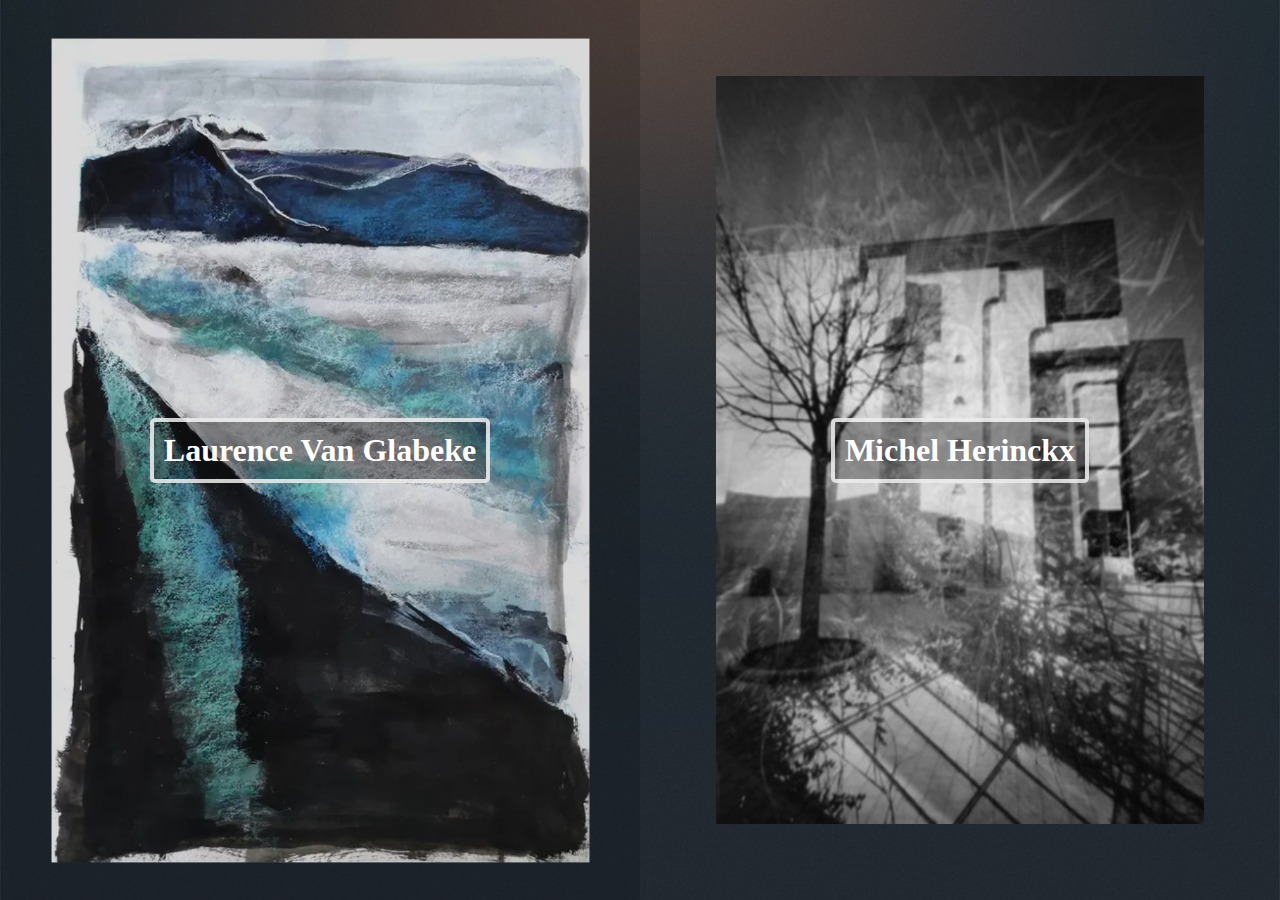
<file: index.html>
<!DOCTYPE html>
<html lang="en">
<head>
    <meta charset="UTF-8">
    <meta name="viewport" content="width=device-width, initial-scale=1.0">
    <title>Split Page with Images</title>
	<link rel="stylesheet" href="assets/css/home.css" />
   
</head>
<body>

    <div class="container">
        <div class="half">
            <img src="images/laurence_home.png" alt="Left Image">
			<div class="Name-container" > 
			<p class="Name-txt" onclick="window.location.href='laurence_index.html'"> Laurence Van Glabeke</p>
		</div>
        </div>
        <div class="half">
			
            <img src="images/michel_home.jpg" alt="Right Image">
				<div class="Name-container"> 
				<p class="Name-txt" onclick="window.location.href='michel_index.html'"> Michel Herinckx</p>
		</div>
        </div>
    </div>

</body>
</html>
</file>
<file: assets/css/home.css>
body {
            margin: 0;
            height: 100vh;
            background-size: cover;
            background-position: center;
            background-repeat: no-repeat;
			background-image: url("../../images/bg3.jpg");
        }

        .container {
            display: flex;
            height: 100vh;
            background: transparent;
        }
        .half {
            width: 50%;
            padding: 2cm;
            box-sizing: border-box;
            position: relative;   /* REQUIRED */
            overflow: hidden;     /* REQUIRED for zoom */
        }

        .half img {
            width: 100%;
            height: 100%;
            object-fit: cover;
            display: block;
			transition: transform 0.8s cubic-bezier(0.25, 0.46, 0.45, 0.94);
            z-index:4;
            /* cursor:pointer;  */
        }
		.half::after {
            content: "";
            position: absolute;
            inset: 0;
            background: rgba(0, 0, 0, 0.15);
            opacity: 0;
            transition: opacity 0.6s ease;
        }

        .half:hover::after {
            opacity: 1;
        }

        .half:hover img {
            transform: scale(1.1);
        }
        .Name-container {
            display: flex;
            justify-content: center; /* horizontal centering */
            align-items: center;     /* vertical centering */
            height: 100%;            /* take full height of parent if needed */
            width: 100%;             /* full width of parent */
            position: absolute;      /* optional, if you want it over the image */
            top: 0;                  /* optional, with absolute */
            left: 0;                 /* optional, with absolute */
            text-align: center;      /* centers multiline text */
            color: rgb(255, 255, 255);            /* optional: makes text visible over image */
            font-size: 1.5rem;       /* optional: adjust as needed */
            z-index : 999;
            font-size: 2em;
            font-weight: bold;
            /* cursor: pointer; */
            
        }

        .Name-txt{
            border: solid rgba(255,255,255,0.8) 4px;
            padding: 10px; 
            background-color: rgba(0, 0, 0, 0.35);
            cursor : pointer;
            border-radius : 5px;
            transition: all 0.5s ease ;
        }

        .Name-txt:hover {
            background-color: rgba(0, 0, 0, 0.65);
            border: solid rgba(255,255,255,0.6) 2px;
        }

        /* .Namecontainer:hover {
            cursor: pointer;
        } */

        .single-gallery-image {
            margin-top: 30px;
            background-repeat: no-repeat !important;
            background-position: center center !important;
            background-size: cover !important;
            height: 200px;
        }

        


        .gallery-area {
        background-color: #04091e;
        }

        .gallery-area #grid-container {
        width: 100%;
        margin: auto;
        overflow: hidden;
        }

        .gallery-area .grid-item {
        opacity: 0;
        float: left;
        box-sizing: border-box;
        }

        .gallery-area .grid-item img {
        width: 100%;
        height: 100%;
        }

        .gallery-area .grid-item.loaded {
        opacity: 1;
        transition: opacity .5s;
        }
</file>
